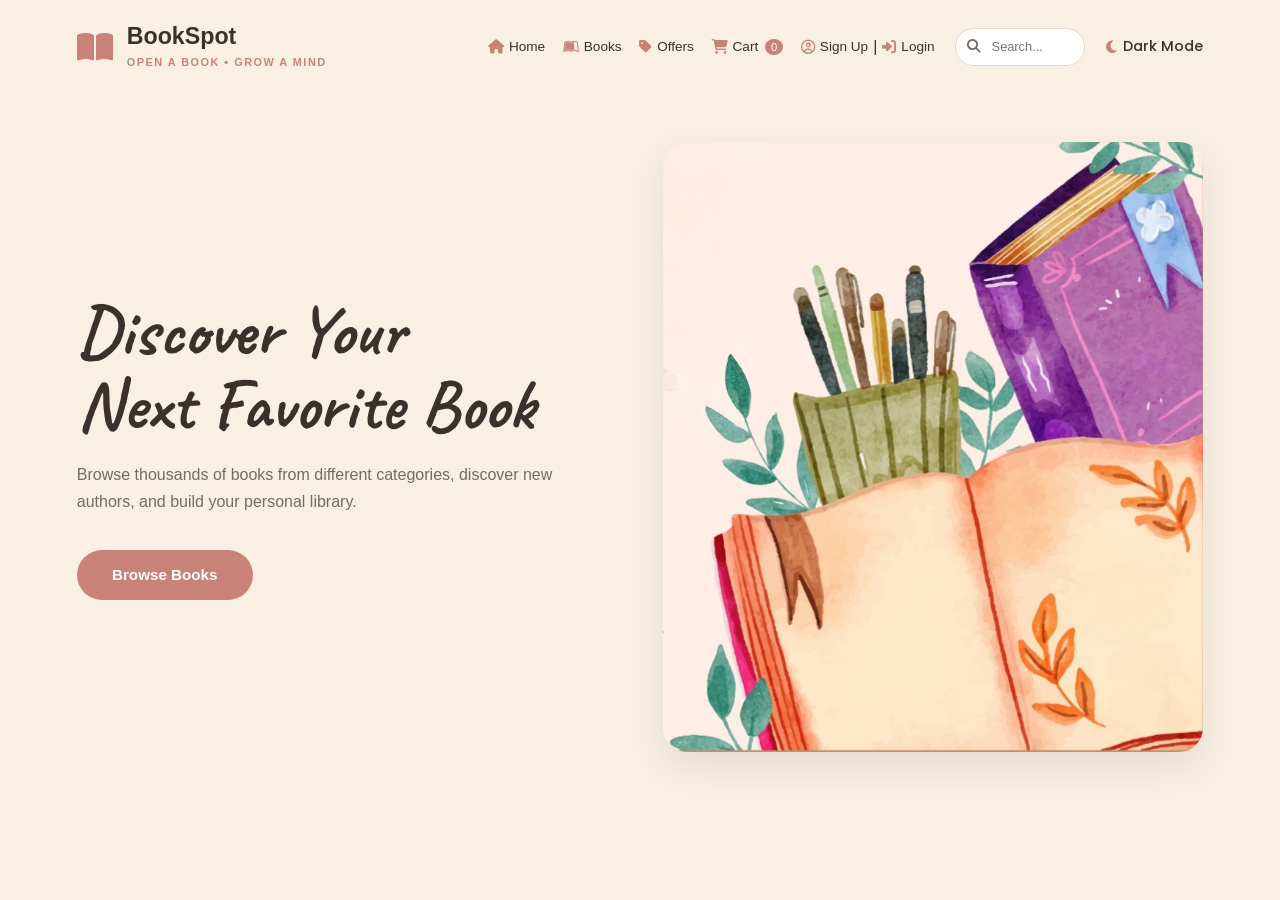
<file: index.html>
<!DOCTYPE html>
<html lang="en">
<head>
    <meta charset="UTF-8">
    <meta name="viewport" content="width=device-width, initial-scale=1.0">
    <title>BookSpot</title>

    <link rel="preconnect" href="https://fonts.googleapis.com">
    <link rel="preconnect" href="https://fonts.gstatic.com" crossorigin>
    <link href="https://fonts.googleapis.com/css2?family=Caveat:wght@600;700&family=Poppins:wght@300;400;500;600;700&display=swap" rel="stylesheet">

    <link rel="stylesheet" href="https://cdnjs.cloudflare.com/ajax/libs/font-awesome/6.7.2/css/all.min.css">
    <link rel="stylesheet" href="css/home.css">
    <link rel="stylesheet" href="css/style.css">
</head>
<body>

    <header class="site-header">
        <a href="index.html" class="logo-container">
            <i class="fa-solid fa-book-open logo-icon"></i>
            <div class="logo-text">
                <h1>BookSpot</h1>
                <p class="tagline">OPEN A BOOK • GROW A MIND</p>
            </div>
        </a>

        <nav class="nav-links">
            <ul>
                <li><i class="fa-solid fa-house"></i><a href="index.html">Home</a></li>
                <li><i class="fa-brands fa-leanpub"></i><a href="books.html">Books</a></li>
                <li><i class="fa-solid fa-tag"></i><a href="books.html?filter=Offers">Offers</a></li>
                <li><i class="fa-solid fa-cart-shopping"></i><a href="cart.html">Cart <span id="cartCount" class="cart-badge">0</span></a></li>
                <li id="auth-area"><i class="fa-regular fa-circle-user"></i><a href="sign-up.html">Sign Up</a> | <i class="fa-solid fa-right-to-bracket"></i><a href="login.html">Login</a></li>
            </ul>
            <div class="search-box">
                <i class="fa-solid fa-magnifying-glass"></i>
                <input type="text" id="searchInput" placeholder="Search...">
            </div>
           <button id="theme-toggle" class="theme-toggle" type="button">
             <i class="fa-solid fa-moon"></i>
             <span>Dark Mode</span>
           </button>
        </nav>
    </header>

    <main class="hero-section">
        <div class="hero-content">
            <h2>Discover Your<br>Next Favorite Book</h2>
            <p class="hero-description">
                Browse thousands of books from different categories, discover new authors, and build your personal library.
            </p>
            <a href="books.html" class="browse-btn">Browse Books</a>
        </div>

        <div class="hero-image-container">
            <img src="assets/images/book.jpeg" alt="Book">
        </div>
    </main>

    <script src="js/theme.js"></script>
    <script src="js/home.js"></script>
    <script src="js/auth.js"></script>
</body>
</html>
</file>
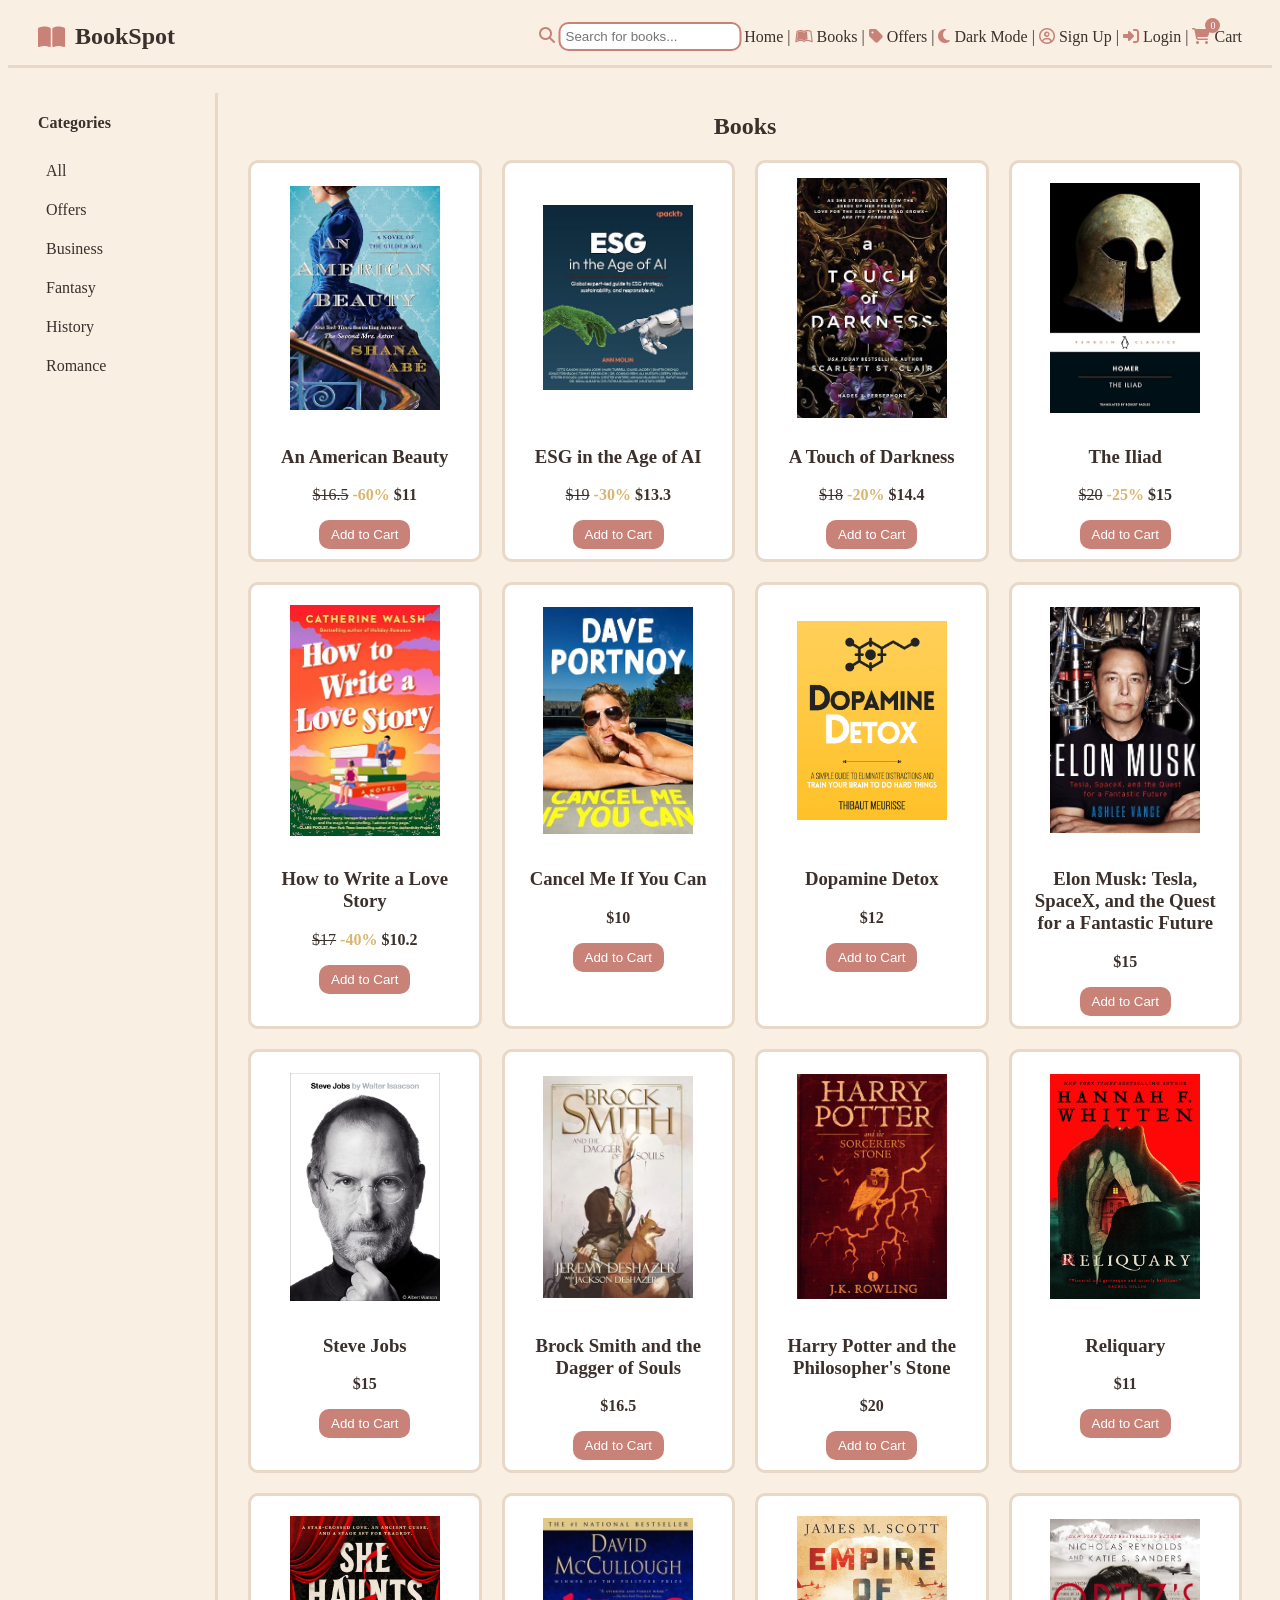
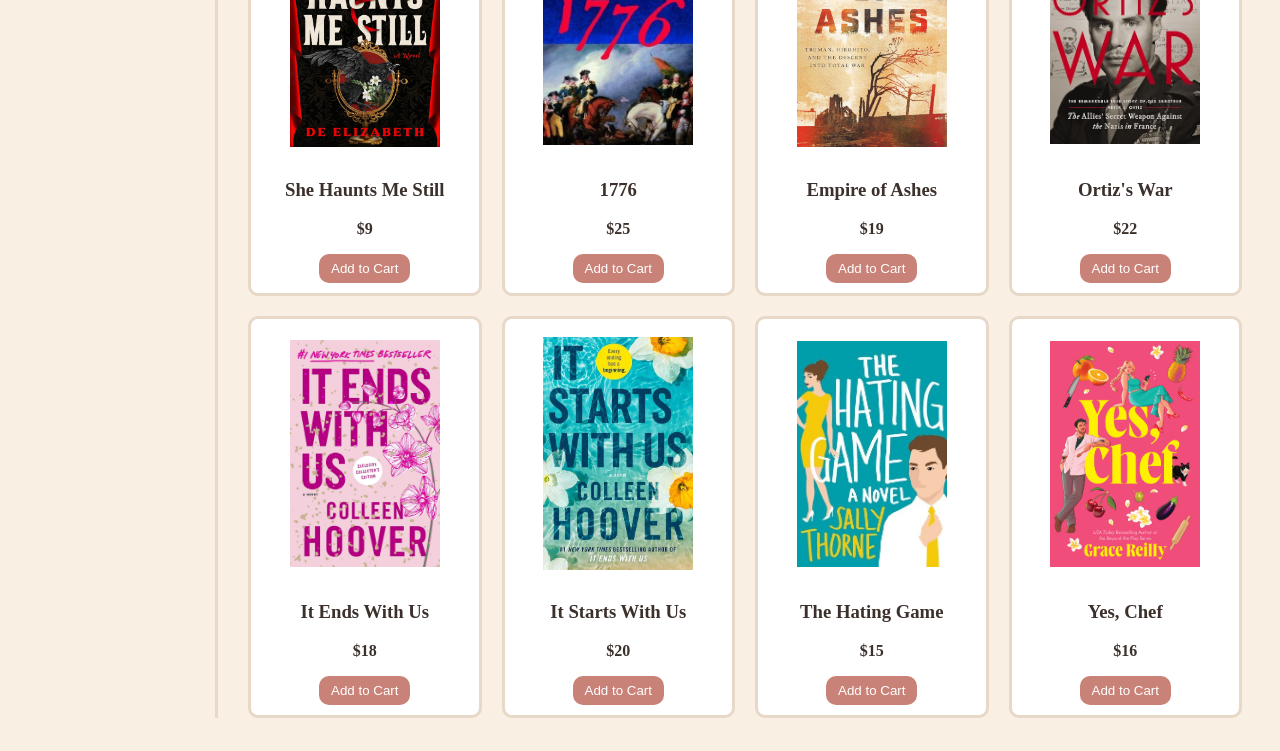
<file: books.html>
<!DOCTYPE html>
<html lang="en">
<head>
    <meta charset="UTF-8">
    <meta name="viewport" content="width=device-width, initial-scale=1.0">
    <title>BookSpot</title>

    <link rel="stylesheet" href="https://cdnjs.cloudflare.com/ajax/libs/font-awesome/6.7.2/css/all.min.css">
    <style>
        :root {
            --background-color: #F9EFE3;
            --text-color: #3B302B;
            --primary-color: #C98278;
            --cards: #FFFFFF;
            --offers: #D9B66F;
            --success: #82927D;
            --borders: #E7D8C8;
            --secondary-text: #766A63;
        }

        
        [data-theme = "dark"]{
            --background-color: #1E1917;
            --text-color: #F9EFE3;
            --primary-color: #C98278;
            --cards: #2A2421;
            --offers: #D9B66F;
            --success: #82927D;
            --borders: #453A35;
            --secondary-text: #B9AAA1;
        }



    #header {
        position: relative;
        display: flex;
        align-items: center;
        padding: 15px 30px;
       border-bottom: 3px solid var(--borders);
    }
    #logo {
        display: flex;
        align-items: center;
        gap: 10px;
        font-size: 24px;
        margin: 0px;
    }
    #logo h4 {
        margin: 0px;
    }
    #search-bar {
        position: absolute;
        left: 50%;
        transform: translateX(-50%);
    }
    #Search {
        padding: 5px;
        border-radius: 10px;
        border: 2px solid var(--primary-color);
        background-color: var(--cards);
        color: var(--text-color);
    }

    #Basics {
        margin-left: auto;
    }

    #Basics p {
        margin: 0px;
    }
    #theme-toggle{
        background-color: transparent;
        border: none;
        padding: 0px;
        margin: 0px;
        cursor: pointer;
        color: var(--text-color);
        font: inherit;
        appearance: none;   
    }
    #theme-toggle span {
        pointer-events: none;
    }  
    #cart-icon{
        position: relative;
        display: inline-block;
    }
    #cart-count{
        position: absolute;
        top: -10px;
        right: -10px;
        background-color: var(--primary-color);
        color: white;
        border-radius: 50%;
        font-size: 10px;
        min-width: 15px;
        height: 15px;
        line-height: 15px;
        text-align: center;
    }


    </style>
    


    <style>
   #categories {
    border-right: 3px solid var(--borders);
}

#categories p {
    padding: 8px;
    margin: 5px 0;
    cursor: pointer;
    width: fit-content;
}

#categories p:hover {
    background-color: var(--primary-color);
    color: var(--cards);
    border-radius: 10px;
}

#main {
    display: grid;
    grid-template-columns: 180px 1fr;
    gap: 30px;
    direction: ltr;
    padding: 25px 30px;
}

#books {
    min-width: 0;
}

#books h2 {
    text-align: center;
    margin-bottom: 20px;
}

#book-list {
    display: grid;
    grid-template-columns: repeat(4, minmax(0, 1fr));
    gap: 20px;
}

.book {
    border: 3px solid var(--borders);
    background-color: var(--cards);
    padding: 10px;
    text-align: center;
    border-radius: 10px;
}

.book img {
    width: 100%;
    max-width: 150px;
    height: 250px;
    object-fit: contain;
}

.button {
    background-color: var(--primary-color);
    color: var(--cards);
    border: none;
    padding: 7px 12px;
    cursor: pointer;
    border-radius: 10px;
}

/* Tablet */
@media (max-width: 1000px) {
    #book-list {
        grid-template-columns: repeat(3, minmax(0, 1fr));
    }
}

/* Small tablet */
@media (max-width: 750px) {
    #header {
        flex-wrap: wrap;
        gap: 15px;
        padding: 15px 20px;
    }

    #search-bar {
        position: static;
        transform: none;
        order: 3;
        width: 100%;
        text-align: center;
    }

    #Search {
        width: min(100%, 350px);
    }

    #Basics {
        margin-left: auto;
    }

    #main {
        grid-template-columns: 1fr;
        padding: 20px;
    }

    #categories {
        border-right: none;
        border-bottom: 3px solid var(--borders);
        padding-bottom: 10px;
        display: flex;
        flex-wrap: wrap;
        align-items: center;
        gap: 5px;
    }

    #categories h4 {
        width: 100%;
    }

    #categories p {
        margin: 0;
    }

    #book-list {
        grid-template-columns: repeat(2, minmax(0, 1fr));
    }
}

/* Phone */
@media (max-width: 500px) {
    #header {
        padding: 12px 15px;
    }

    #logo {
        font-size: 20px;
    }

    #Basics p {
        display: flex;
        flex-wrap: wrap;
        justify-content: center;
        gap: 8px;
        line-height: 1.8;
    }

    #main {
        padding: 15px;
    }

    #book-list {
        grid-template-columns: 1fr;
        gap: 15px;
    }

    .book {
        width: 100%;
    }

    .book img {
        max-width: 140px;
        height: 220px;
    }
}
    </style>
</head>

<body  style="background-color: var(--background-color); color: var(--text-color);">
    <div id = "header">

    <a id="logo" href="index.html" style="text-decoration: none; color: var(--text-color);">
        <i class="fa-solid fa-book-open" style="color: #C98278;"></i>
        <h4>BookSpot</h4>
    </a>

    <div id="search-bar">
        <i class="fa-solid fa-magnifying-glass" style="color: #C98278;"></i>
        <input id="Search" type="text" placeholder="Search for books...">
    </div>

    <div id="Basics">
        <p>
            <i class="fa-solid fa-house" style="color: #C98278"></i>
            <a href="index.html" style="text-decoration: none; color: var(--text-color);">Home</a> |

            <i class="fa-brands fa-leanpub" style="color: #C98278"></i>
            <a href="books.html" style="text-decoration: none; color: var(--text-color);">Books</a> |

            <i class="fa-solid fa-tag" style="color: #C98278"></i>
            <a href="javascript:void(0)" onclick="filterBooks('Offers')" style="text-decoration: none; color: var(--text-color);">Offers</a> |

            <button id = "theme-toggle">
                <i class="fa-solid fa-moon" style="color: #c98278;"></i>
                <span>Dark Mode</span>
            </button> |

            <span id="auth-area">
                <i class="fa-regular fa-circle-user" style="color: #c98278;"></i>
                <a href="sign-up.html" style="text-decoration: none; color: var(--text-color);">Sign Up</a> |
                <i class="fa-solid fa-right-to-bracket" style="color: #c98278;"></i>
                <a href="login.html" style="text-decoration: none; color: var(--text-color);">Login</a> |
            </span>

            <span id="cart-icon">
                <i class="fa-solid fa-cart-shopping" style="color: #C98278;"></i>
                <span id="cart-count">0</span>
            </span>
            <a href="cart.html" style="text-decoration: none; color: var(--text-color);">Cart</a>

        </p>
    </div>

</div>

        
<div id="main">
    <div id="categories">
        <h4>Categories</h4>
        <p onclick="filterBooks('All Books')">All</p>
        <p onclick="filterBooks('Offers')">Offers</p>
        <p onclick="filterBooks('Business')">Business</p>
        <p onclick="filterBooks('Fantasy')">Fantasy</p>
        <p onclick="filterBooks('History')">History</p>
        <p onclick="filterBooks('Romance')">Romance</p>
    </div>

    <div id="books">
        <h2>Books</h2>

        <div id="book-list">


        </div>

    </div>
</div>

<script>
    const books = [];


    const searchInput = document.getElementById("Search");
    searchInput.addEventListener("input", function() {
        const searchTerm = searchInput.value.toLowerCase();
        const filteredBooks = books.filter(function(book) {
            return book.name.toLowerCase().includes(searchTerm);
        });
        displayBooks(filteredBooks);
    });

    function addBook(name, category1, category2, category3 , image, price, oldPrice = null, discount = null) {
        books.push({
            name: name,
            category1: category1,
            category2: category2,
            category3: category3,
            image: image,
            price: price,
            oldPrice: oldPrice,
            discount: discount
        });
    }

    addBook(
        "An American Beauty",
        "All Books",
        "Romance",
        "Offers",
        "assets/images/An American Beauty R offer.jpg",
        11,
        16.50,
        60
    );

    addBook(
        "ESG in the Age of AI",
        "All Books",
        "Business",
        "Offers",
        "assets/images/ESG in the Age of AI B offer.jpg",
        13.30,
        19,
        30
    );

    addBook(
        "A Touch of Darkness",
        "All Books",
        "Fantasy",
        "Offers",
        "assets/images/A Touch of Darkness F offer.jpg",
        14.40,
        18,
        20
    );

    addBook(
        "The Iliad",
        "All Books",
        "History",
        "Offers",
        "assets/images/The Iliad H offer.jpg",
        15,
        20,
        25
    );

    addBook(
        "How to Write a Love Story",
        "All Books",
        "Romance",
        "Offers",
        "assets/images/How to Write a Love Story R offer.jpg",
        10.20,
        17,
        40
);
    
    addBook(
        "Cancel Me If You Can",
        "All Books",
        "Business",
        null,
        "assets/images/Cancel Me If You Can B.jpg",
        10,
    );

    addBook(
        "Dopamine Detox",
        "All Books",
        "Business",
        null,
        "assets/images/Dopamine Detox B.jpg",
        12,
    );

    addBook(
        "Elon Musk: Tesla, SpaceX, and the Quest for a Fantastic Future",
        "All Books",
        "Business",
        null,
        "assets/images/Elon Musk B.jpg",
        15,
    );

    addBook(
        "Steve Jobs",
        "All Books",
        "Business",
        null,
        "assets/images/Steve Jobs B.jpg",
        15,
    );  

    addBook(
        "Brock Smith and the Dagger of Souls",
        "All Books",
        "Fantasy",
        null,
        "assets/images/Brock Smith and the Dagger of Souls F.jpg",   
        16.5,
    );

    addBook(
        "Harry Potter and the Philosopher's Stone", 
        "All Books",
        "Fantasy",
        null,
        "assets/images/Harry Potter and the Philosopher's Stone F.jpg",
        20,
    );

    addBook(
        "Reliquary",
        "All Books",
        "Fantasy", 
        null,
        "assets/images/Reliquary F.jpg",
        11,
    );

    addBook(
        "She Haunts Me Still",
        "All Books",
        "Fantasy",
        null,
        "assets/images/She Haunts Me Still F.jpg",
        9,
    );

    addBook(
        "1776",
        "All Books",
        "History", 
        null,
        "assets/images/1776 H.jpg",
        25,
    );

    addBook(
        "Empire of Ashes",
        "All Books",
        "History",
        null,
        "assets/images/Empire of Ashes H.jpg",
        19,
    );

    addBook(
        "Ortiz's War",
        "All Books",
        "History",
        null,
        "assets/images/Ortizs War H.jpg",
        22,
    );

    addBook(
        "It Ends With Us",
        "All Books",
        "Romance",
        null,
        "assets/images/It Ends with Us R.jpg",
        18,
    );  

    addBook(
        "It Starts With Us",
        "All Books",
        "Romance",  
        null,
        "assets/images/It Starts with Us R.jpg",
        20,
    );

    addBook(
        "The Hating Game",
        "All Books",
        "Romance",
        null,
        "assets/images/The Hating Game R.jpg",
        15, 
    );  

    addBook(
        "Yes, Chef",
        "All Books",
        "Romance",
        null,
        "assets/images/Yes, Chef R.jpg",
        16,
    );


    function displayBooks(bookArray) {
        const bookList = document.getElementById("book-list");

        bookList.innerHTML = "";

        bookArray.forEach(function(book) {
            let priceHTML = "";

            if (book.discount !== null) {
                priceHTML = `
                <del>$${book.oldPrice}</del>
                <strong style="color: #D9B66F;">-${book.discount}%</strong>
                <strong>$${book.price}</strong>
                `;
            

            } else {
                priceHTML = `<strong>$${book.price}</strong>`;
            }

            bookList.innerHTML += `
                <div class="book" >
                    <img src="${book.image}" alt="${book.name}">
                    <h3>${book.name}</h3>
                    <p>${priceHTML}</p>
                    <button onclick="addToCart(${books.indexOf(book)})" class="button">Add to Cart</button>
                </div>
            `;
        });


    }
    displayBooks(books);

    const urlParams = new URLSearchParams(window.location.search);
    const filterParam = urlParams.get("filter");
    if (filterParam) {
        filterBooks(filterParam);
    }

    const cart = JSON.parse(localStorage.getItem("cart")) || [];
    document.getElementById("cart-count").textContent = cart.reduce((total, item) => total + (item.quantity || 1), 0);

    function addToCart(index){

        const cart = JSON.parse(localStorage.getItem("cart")) || [];
        const book = books[index];
        const existingBook = cart.find(function(item) {
            return item.id === index;
        });

        if (existingBook) {
            existingBook.quantity += 1;
        } else {
            cart.push({
                id: index,
                name: book.name,
                price: book.price,
                image: book.image,
                quantity: 1
            });
        }

        localStorage.setItem("cart", JSON.stringify(cart));
        document.getElementById("cart-count").textContent = cart.reduce((total, item) => total + (item.quantity || 1), 0);

    }




    function filterBooks(category) {
        const filteredBooks = books.filter(function(book) {
            return book.category1 === category || 
                   book.category2 === category || 
                   book.category3 === category;
        });
        displayBooks(filteredBooks);

    }

    const savedTheme = localStorage.getItem("theme") || "light";
    document.documentElement.setAttribute("data-theme", savedTheme);

    const themeButton = document.getElementById("theme-toggle");

    if (themeButton) {
        updateThemeButton(savedTheme);

        themeButton.addEventListener("click", () => {
            const currentTheme = document.documentElement.getAttribute("data-theme");
            const newTheme = currentTheme === "dark" ? "light" : "dark";

            document.documentElement.setAttribute("data-theme", newTheme);
            localStorage.setItem("theme", newTheme);
            updateThemeButton(newTheme);
        });
    }

    function updateThemeButton(theme) {
        if (themeButton) {
            themeButton.innerHTML = theme === "dark"
                ? '<i class="fa-solid fa-sun" style="color: #c98278;"></i> <span>Light Mode</span>'
                : '<i class="fa-solid fa-moon" style="color: #c98278;"></i> <span>Dark Mode</span>';
        }
    }


    
    
</script>

<script src="js/auth.js"></script>
</body>
</html>
</file>
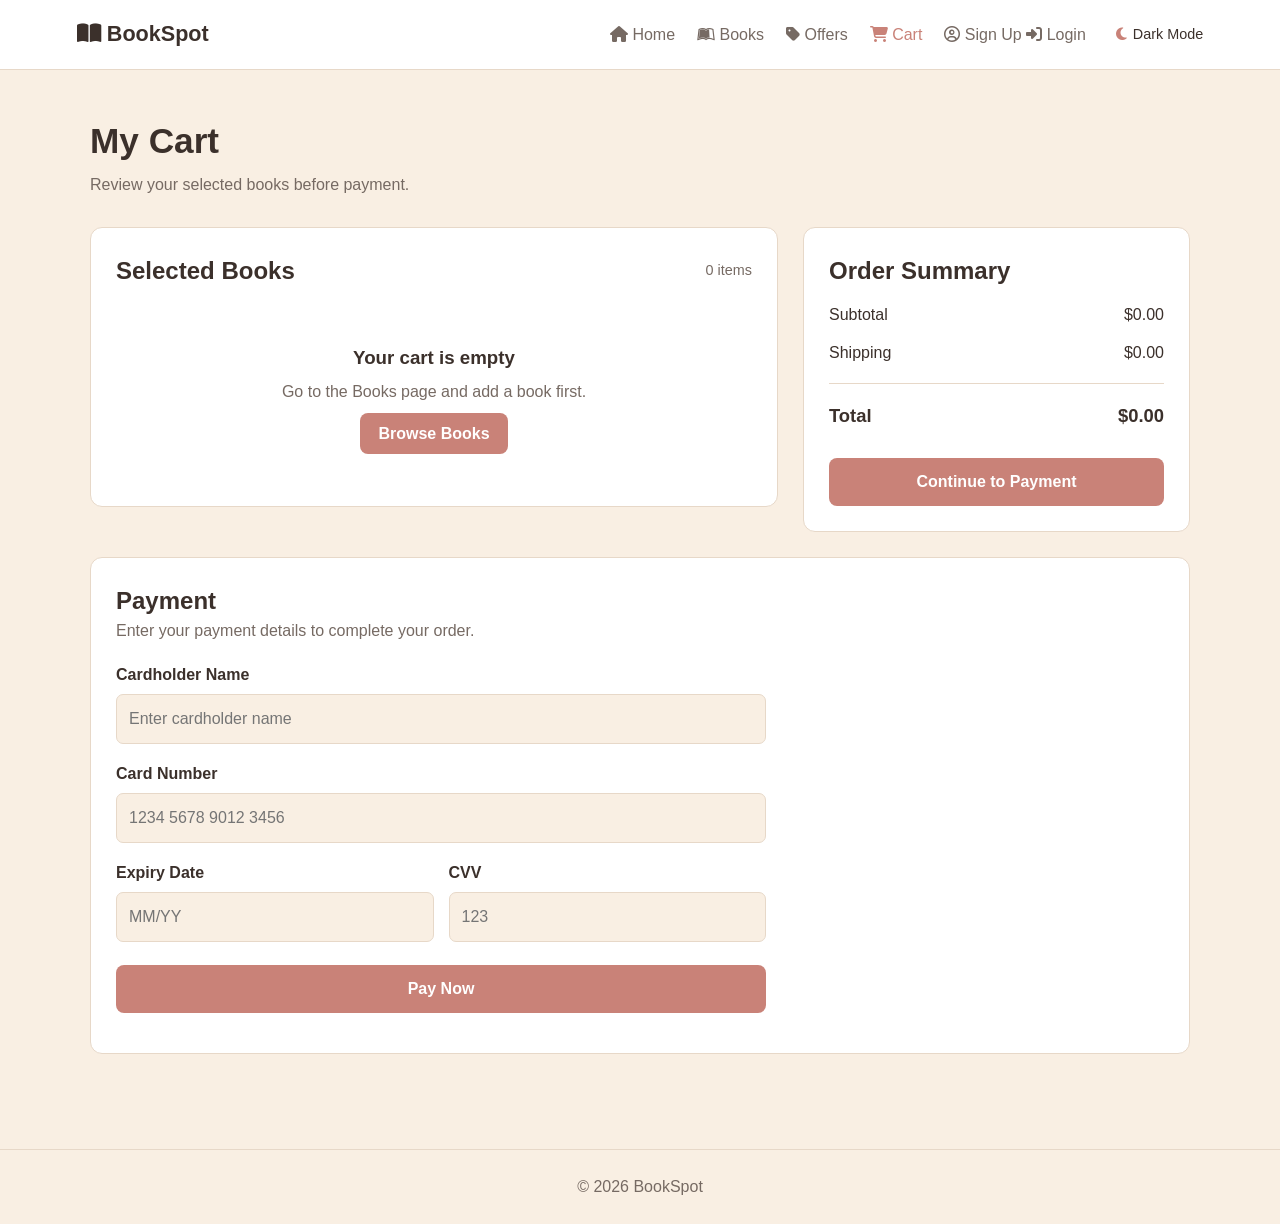
<file: cart.html>
<!DOCTYPE html>
<html lang="en">
<head>
    <meta charset="UTF-8">
    <meta name="viewport" content="width=device-width, initial-scale=1.0">
    <title>BookSpot  - Cart & Payment</title>
    <link rel="stylesheet" href="css/style.css">
    <link rel="stylesheet" href="css/cart.css">
    <link rel="stylesheet" href="https://cdnjs.cloudflare.com/ajax/libs/font-awesome/6.7.2/css/all.min.css">
</head>
<body>
    <header class="navbar">
        <a href="index.html" class="logo"><i class="fa-solid fa-book-open"></i> BookSpot</a>
        <nav>
            <a href="index.html"><i class="fa-solid fa-house"></i> Home</a>
            <a href="books.html"><i class="fa-brands fa-leanpub"></i> Books</a>
            <a href="books.html?filter=Offers"><i class="fa-solid fa-tag"></i> Offers</a>
            <a href="cart.html" class="active"><i class="fa-solid fa-cart-shopping"></i> Cart</a>
            <span id="auth-area">
                <a href="sign-up.html"><i class="fa-regular fa-circle-user"></i> Sign Up</a>
                <a href="login.html"><i class="fa-solid fa-right-to-bracket"></i> Login</a>
            </span>
        </nav>
        <button id="theme-toggle" class="theme-toggle" type="button">
          <i class="fa-solid fa-moon" style="color: #c98278;"></i>
          <span>Dark Mode</span>
        </button>
    </header>

    <main class="cart-page">
        <section class="page-heading">
            <h1>My Cart</h1>
            <p>Review your selected books before payment.</p>
        </section>

        <div class="cart-layout">
            <section class="cart-section">
                <div class="section-title-row">
                    <h2>Selected Books</h2>
                    <span id="cart-count">0 items</span>
                </div>

                <div id="cart-items" class="cart-items"></div>

                <div id="empty-cart" class="empty-cart hidden">
                    <h3>Your cart is empty</h3>
                    <p>Go to the Books page and add a book first.</p>
                    <a href="books.html" class="btn primary-btn">Browse Books</a>
                </div>
            </section>

            <aside class="order-summary">
                <h2>Order Summary</h2>
                <div class="summary-row"><span>Subtotal</span><span id="subtotal">$0.00</span></div>
                <div class="summary-row"><span>Shipping</span><span id="shipping">$5.00</span></div>
                <div class="summary-divider"></div>
                <div class="summary-row total-row"><span>Total</span><span id="total">$5.00</span></div>
                <button id="checkout-btn" class="btn primary-btn checkout-btn" type="button">
                    Continue to Payment
                </button>
            </aside>
        </div>

        <section id="payment-section" class="payment-section">
            <div class="section-title-row">
                <div>
                    <h2>Payment</h2>
                    <p>Enter your payment details to complete your order.</p>
                </div>
            </div>

            <form id="payment-form" class="payment-form">
                <div class="form-group">
                    <label for="card-name">Cardholder Name</label>
                    <input type="text" id="card-name" placeholder="Enter cardholder name" required>
                </div>

                <div class="form-group">
                    <label for="card-number">Card Number</label>
                    <input type="text" id="card-number" placeholder="1234 5678 9012 3456" maxlength="19" required>
                </div>

                <div class="form-row">
                    <div class="form-group">
                        <label for="expiry">Expiry Date</label>
                        <input type="text" id="expiry" placeholder="MM/YY" maxlength="5" required>
                    </div>
                    <div class="form-group">
                        <label for="cvv">CVV</label>
                        <input type="password" id="cvv" placeholder="123" maxlength="3" required>
                    </div>
                </div>

                <button class="btn primary-btn pay-btn" type="submit">Pay Now</button>
                <p id="payment-message" class="payment-message"></p>
            </form>
        </section>
    </main>

    <footer class="footer"><p>© 2026 BookSpot</p></footer>

    <script src="js/theme.js"></script>
    <script src="js/cart.js"></script>
    <script src="js/auth.js"></script>
</body>
</html>
</file>
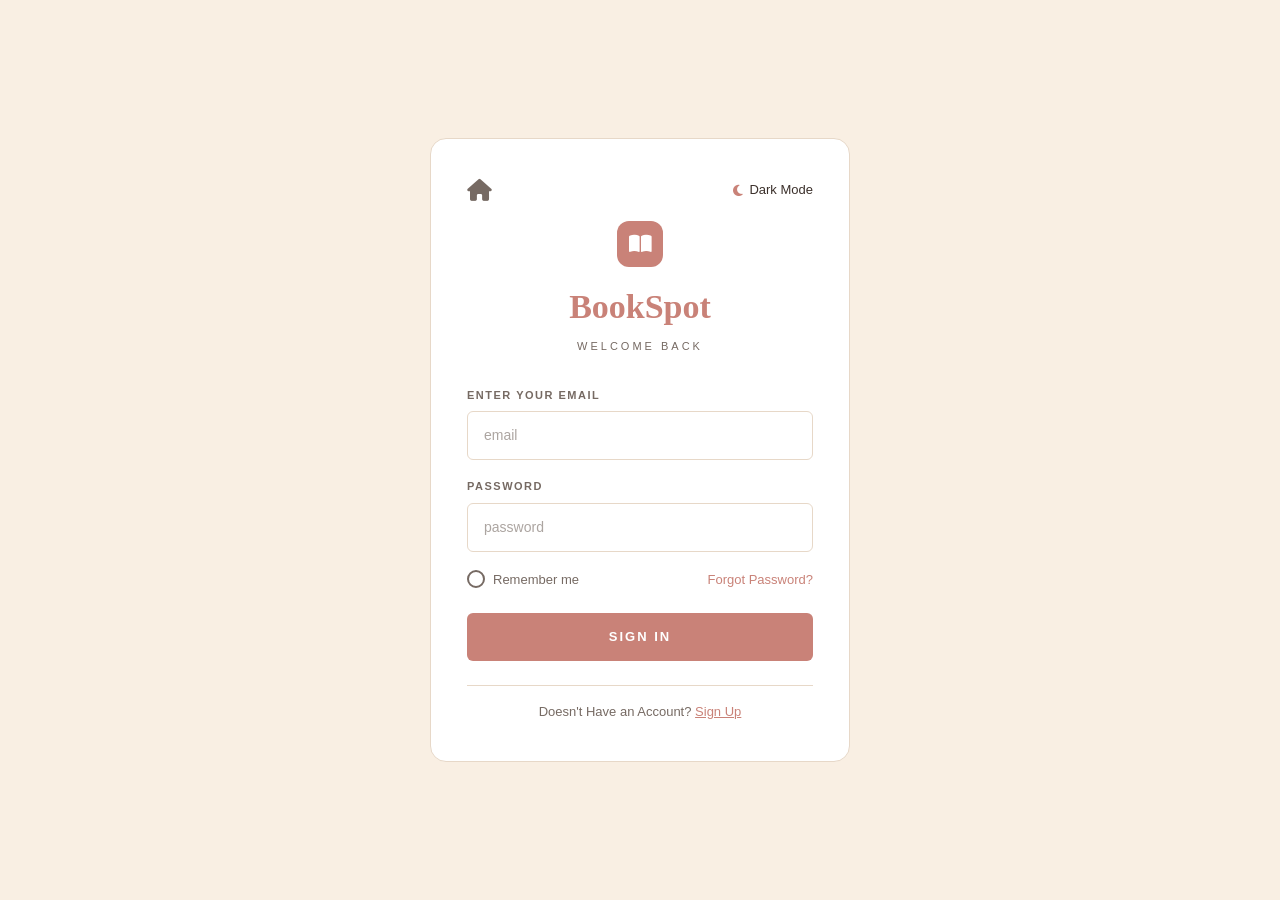
<file: login.html>
<!DOCTYPE html>
<html lang="en">
<head>
    <meta charset="UTF-8">
    <meta name="viewport" content="width=device-width, initial-scale=1.0">
    <link rel="stylesheet" href="css/style.css" />
    <link rel="stylesheet" href="css/loginbookstore.css" />
    <link rel="stylesheet" href="https://cdnjs.cloudflare.com/ajax/libs/font-awesome/6.7.2/css/all.min.css">
    
    
    <title>BookSpot | Login</title>
</head>
<body>


<!-- Main card -->
<div class="card">

<div class="card-top">
    <a href="index.html" class="back-link"><i class="fa-solid fa-house"></i></a>
    <button id="theme-toggle" type="button">
        <i class="fa-solid fa-moon" style="color: #c98278;"></i>
        <span>Dark Mode</span>
    </button>
</div>

    <!-- Title -->
    <div class="title">
        <div class="brand-logo"><i class="fa-solid fa-book-open"></i></div>
        <h1>BookSpot</h1>
        <p class="subtitle">Welcome Back</p>
    </div>

    <!-- Login form -->

    <form id="login-form">
    <div class="field">
        <label for="email">Enter your email</label>
        <div class="input">
        <input
            type="email"
            id="email"
            name="email"
            placeholder="email"
            autocomplete="email"
        />
        </div>
        <span class="error-msg" id="email-error">Please enter your email.</span>
    </div>

    <div class="field">
        <label for="password">Password</label>
        <div class="input">
        <input
            name="password"
            type="password"
            id="password"
            placeholder="password"
        />
        </div>
        <span class="error-msg" id="password-error">Please enter your password.</span>
    </div>

    <div class="extras">

        <label class="remember">
        <input type="checkbox" name="remember" />
        <span class="checkmark"></span>
        Remember me
        </label>
        <a href="#" class="forgot-password">Forgot Password?</a>
    </div>


    <button type="submit" class="signin-btn">Sign In</button>

    </form>


    <div class="separator"></div>

    <p class="bottom-text">
    Doesn't Have an Account? <a href="sign-up.html">Sign Up</a>
    </p>

</div>



   
    <script src="js/login.js"></script>
</body>
</html>
</file>
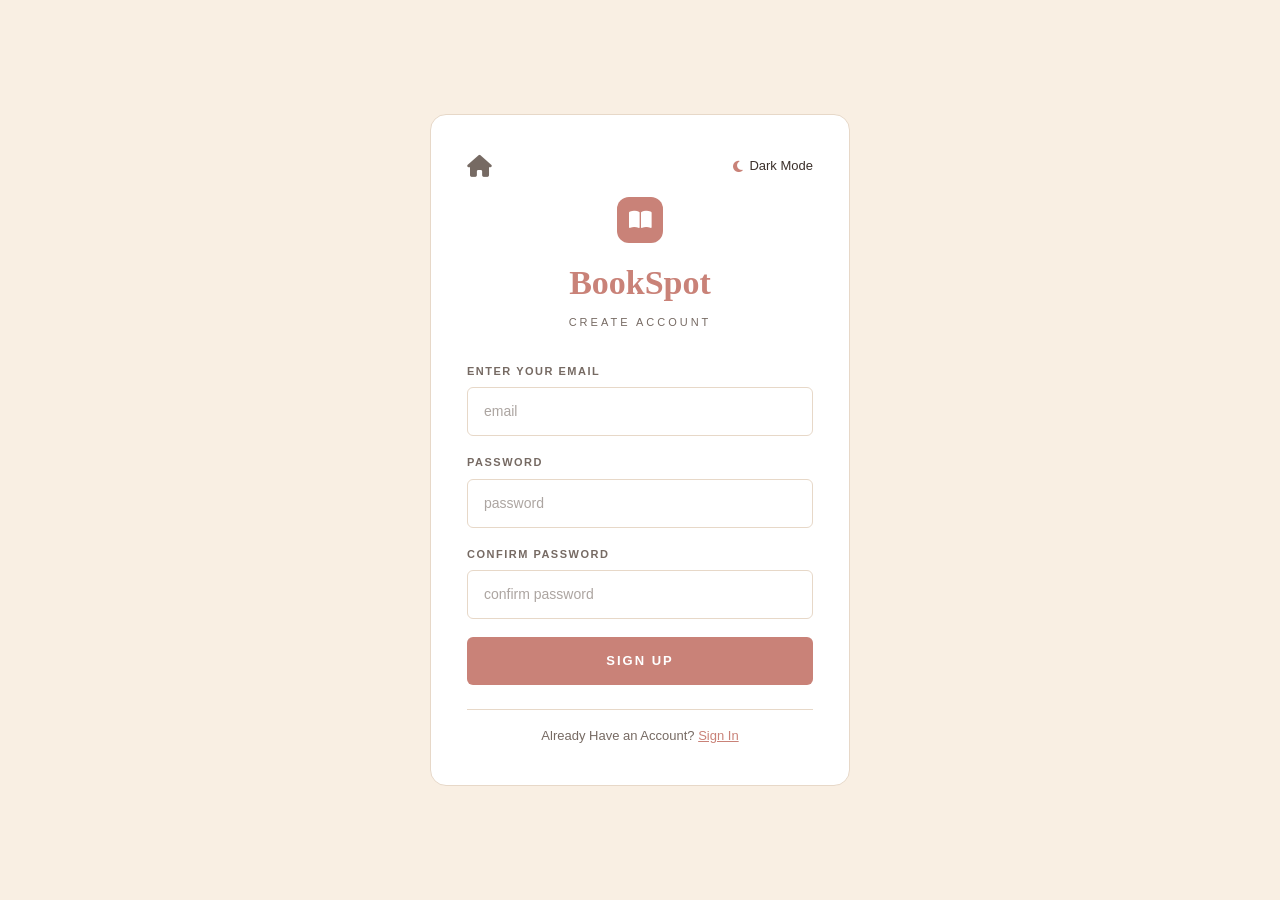
<file: sign-up.html>
<!DOCTYPE html>
<html lang="en">
<head>
    <meta charset="UTF-8">
    <meta name="viewport" content="width=device-width, initial-scale=1.0">
    <link rel="stylesheet" href="css/style.css" />
    <link rel="stylesheet" href="css/loginbookstore.css" />
    <link rel="stylesheet" href="https://cdnjs.cloudflare.com/ajax/libs/font-awesome/6.7.2/css/all.min.css">

    <title>BookSpot | Sign Up</title>
</head>
<body>


<!-- Main card -->
<div class="card">

<div class="card-top">
    <a href="index.html" class="back-link"><i class="fa-solid fa-house"></i></a>
    <button id="theme-toggle" type="button">
        <i class="fa-solid fa-moon" style="color: #c98278;"></i>
        <span>Dark Mode</span>
    </button>
</div>

    <!-- Title -->
    <div class="title">
        <div class="brand-logo"><i class="fa-solid fa-book-open"></i></div>
        <h1>BookSpot</h1>
        <p class="subtitle">Create Account</p>
    </div>

    <!-- Sign up form -->

    <form id="signup-form">
    <div class="field">
        <label for="email">Enter your email</label>
        <div class="input">
        <input
            type="email"
            id="email"
            name="email"
            placeholder="email"
            autocomplete="email"
        />
        </div>
        <span class="error-msg" id="email-error">Please enter your email.</span>
    </div>

    <div class="field">
        <label for="password">Password</label>
        <div class="input">
        <input
            name="password"
            type="password"
            id="password"
            placeholder="password"
            autocomplete="new-password"
        />
        </div>
        <span class="error-msg" id="password-error">Please enter your password.</span>
    </div>

    <div class="field">
        <label for="confirm-password">Confirm password</label>
        <div class="input">
        <input
            name="confirm-password"
            type="password"
            id="confirm-password"
            placeholder="confirm password"
            autocomplete="new-password"
        />
        </div>
        <span class="error-msg" id="confirm-password-error">Please confirm your password.</span>
    </div>

    <button type="submit" class="signin-btn">Sign Up</button>

    </form>


    <div class="separator"></div>

    <p class="bottom-text">
    Already Have an Account? <a href="login.html">Sign In</a>
    </p>

</div>



    <script src="js/signup.js"></script>
</body>
</html>
</file>
<file: css/home.css>
:root {
    --home-bg: #F9EFE3;
    --home-text: #3B302B;
    --home-muted: #766A63;
    --home-primary: #C98278;
    --home-accent: #D9B66F;
    --home-white: #FFFFFF;
}

[data-theme="dark"] {
    --home-bg: #1E1917;
    --home-text: #F9EFE3;
    --home-muted: #B9AAA1;
    --home-primary: #C98278;
    --home-accent: #D9B66F;
    --home-white: #2A2421;
}

* { margin: 0; padding: 0; box-sizing: border-box; }

body {
    background-color: var(--home-bg);
    color: var(--home-text);
    font-family: 'Poppins', sans-serif;
    line-height: 1.6;
}

.site-header {
    display: flex;
    justify-content: space-between;
    align-items: center;
    padding: 1.5rem 6%;
    max-width: 1350px;
    margin: 0 auto;
    gap: 20px;
}

.logo-container { display: flex; align-items: center; gap: 14px; text-decoration: none; cursor: pointer; }
.logo-icon { color: var(--home-primary); font-size: 2rem; }
.logo-text { display: flex; flex-direction: column; justify-content: center; }
.logo-container h1 { font-size: 1.45rem; font-weight: 700; color: var(--home-text); line-height: 1.1; }
.logo-container .tagline { font-size: 0.68rem; font-weight: 700; color: var(--home-primary); letter-spacing: 1.5px; margin-top: 4px; }

.nav-links { display: flex; align-items: center; gap: 1.3rem; }
.nav-links ul { display: flex; list-style: none; gap: 1.1rem; align-items: center; }
.nav-links li { display: flex; align-items: center; gap: 5px; }
.nav-links li > i { color: var(--home-primary); font-size: 0.9rem; }
.nav-links a { text-decoration: none; color: var(--home-text); font-weight: 500; font-size: 0.85rem; }
.nav-links a:hover { color: var(--home-primary); }
.cart-badge { background-color: var(--home-primary); color: white; font-size: 0.7rem; padding: 2px 6px; border-radius: 50%; margin-left: 3px; }

.search-box { position: relative; }
.search-box i { position: absolute; left: 12px; top: 50%; transform: translateY(-50%); color: var(--home-muted); font-size: 0.85rem; }
.search-box input { width: 130px; padding: 0.55rem 1rem 0.55rem 2.2rem; background: var(--home-white); border: 1px solid #E7D8C8; border-radius: 20px; outline: none; font-family: inherit; font-size: 0.8rem; color: var(--home-text); }

.theme-toggle {
    background-color: transparent;
    border: none;
    padding: 0;
    margin: 0;
    cursor: pointer;
    color: var(--home-text);
    font: inherit;
    display: flex;
    align-items: center;
    gap: 6px;
}

.theme-toggle i {
    color: var(--home-primary);
}

.theme-toggle span {
    pointer-events: none;
}
.hero-section { display: flex; justify-content: space-between; align-items: center; max-width: 1350px; margin: 0 auto; padding: 3rem 6% 4rem; min-height: 75vh; gap: 2rem; }
.hero-content { flex: 1; max-width: 520px; }
.hero-content h2 { font-family: 'Caveat', cursive; font-size: 4.4rem; line-height: 1.05; color: var(--home-text); margin-bottom: 1.2rem; font-weight: 700; }
.hero-description { font-size: 1rem; color: var(--home-muted); margin-bottom: 2.2rem; line-height: 1.7; }
.browse-btn { display: inline-block; background-color: var(--home-primary); color: var(--home-white); text-decoration: none; padding: 0.85rem 2.2rem; border-radius: 25px; font-weight: 600; font-size: 0.95rem; transition: 0.3s; }
.browse-btn:hover { background-color: var(--home-text); transform: translateY(-2px); }
.hero-image-container { flex: 1.3; display: flex; justify-content: flex-end; }
.hero-image-container img { max-width: 100%; width: 540px; height: auto; border-radius: 24px; object-fit: cover; box-shadow: 0 14px 35px rgba(84, 61, 55, 0.1); transition: transform 0.3s ease; }
.hero-image-container img:hover { transform: scale(1.02); }

@media (max-width: 950px) {
    .site-header { flex-direction: column; }
    .nav-links { flex-wrap: wrap; justify-content: center; }
    .hero-section { flex-direction: column; text-align: center; }
    .hero-image-container { justify-content: center; }
}
</file>
<file: css/style.css>
:root {
    --bg-color: #F9EFE3;
    --text-color: #3B302B;
    --primary-color: #C98278;
    --card-color: #FFFFFF;
    --secondary-color: #D9B66F;
    --success-color: #82927D;
    --border-color: #E7D8C8;
    --muted-text: #766A63;
}

[data-theme="dark"] {
    --bg-color: #1E1917;
    --text-color: #F9EFE3;
    --primary-color: #C98278;
    --card-color: #2A2421;
    --secondary-color: #D9B66F;
    --success-color: #82927D;
    --border-color: #453A35;
    --muted-text: #B9AAA1;
}

* { box-sizing: border-box; margin: 0; padding: 0; }

body {
    min-height: 100vh;
    background: var(--bg-color);
    color: var(--text-color);
    font-family: Arial, sans-serif;
    line-height: 1.5;
}

button, input { font: inherit; }
a { color: inherit; text-decoration: none; }

.navbar {
    min-height: 70px;
    padding: 0 6%;
    display: flex;
    align-items: center;
    gap: 30px;
    border-bottom: 1px solid var(--border-color);
    background: var(--card-color);
}

.logo { margin-right: auto; font-size: 1.35rem; font-weight: 700; }

.navbar nav { display: flex; gap: 22px; }
.navbar nav a { color: var(--muted-text); }
.navbar nav a:hover, .navbar nav a.active { color: var(--primary-color); }

.theme-toggle {
    background: transparent !important;
    border: none !important;
    border-radius: 0 !important;
    width: auto !important;
    height: auto !important;
    padding: 0 !important;
    margin: 0 !important;
    cursor: pointer;
    color: var(--text-color);
    font-family: 'Poppins', sans-serif;
    font-size: 0.9rem;
    font-weight: 500;
    display: flex;
    align-items: center;
    gap: 6px;
}

.theme-toggle i {
    color: #C98278;
}

.theme-toggle span {
    display: inline;
}

.btn {
    border: none;
    border-radius: 8px;
    padding: 12px 18px;
    cursor: pointer;
    font-weight: 600;
}

.primary-btn { background: var(--primary-color); color: #FFFFFF; }
.primary-btn:hover { opacity: 0.9; }

.footer {
    margin-top: 50px;
    padding: 25px;
    text-align: center;
    color: var(--muted-text);
    border-top: 1px solid var(--border-color);
}


/* Login / Logout navigation */
.logout-btn {
    background: none;
    border: none;
    color: var(--text-color);
    font: inherit;
    cursor: pointer;
    padding: 0;
}

.logout-btn:hover {
    color: #C98278;
}
</file>
<file: css/cart.css>
.cart-page {
    width: min(1100px, 90%);
    margin: 0 auto;
    padding: 45px 0;
}

.page-heading { margin-bottom: 30px; }
.page-heading h1 { font-size: 2.2rem; margin-bottom: 5px; }
.page-heading p, .payment-section p { color: var(--muted-text); }

.cart-layout {
    display: grid;
    grid-template-columns: 1.6fr 0.9fr;
    gap: 25px;
    align-items: start;
}

.cart-section, .order-summary, .payment-section {
    background: var(--card-color);
    border: 1px solid var(--border-color);
    border-radius: 12px;
    padding: 25px;
}

.section-title-row {
    display: flex;
    justify-content: space-between;
    align-items: center;
    gap: 15px;
    margin-bottom: 20px;
}

.section-title-row span { color: var(--muted-text); font-size: 0.9rem; }

.cart-items { display: flex; flex-direction: column; gap: 15px; }

.cart-item {
    display: grid;
    grid-template-columns: 80px 1fr auto;
    gap: 15px;
    align-items: center;
    padding: 15px 0;
    border-bottom: 1px solid var(--border-color);
}

.cart-item:last-child { border-bottom: none; }

.cart-item-image {
    width: 80px;
    height: 105px;
    object-fit: cover;
    border-radius: 6px;
    background: var(--border-color);
}

.cart-item-info h3 { margin-bottom: 4px; }
.cart-item-info p { color: var(--muted-text); font-size: 0.9rem; }
.cart-item-price { margin-top: 7px; font-weight: 700; }

.remove-btn {
    margin-top: 8px;
    border: none;
    background: none;
    color: var(--primary-color);
    cursor: pointer;
    padding: 0;
}

.quantity-controls {
    display: flex;
    align-items: center;
    justify-content: flex-end;
    gap: 8px;
    margin-bottom: 5px;
}

.quantity-btn {
    width: 30px;
    height: 30px;
    border: 1px solid var(--border-color);
    background: var(--bg-color);
    color: var(--text-color);
    border-radius: 5px;
    cursor: pointer;
}

.summary-row {
    display: flex;
    justify-content: space-between;
    gap: 15px;
    margin: 14px 0;
}

.summary-divider { border-top: 1px solid var(--border-color); margin: 18px 0; }
.total-row { font-size: 1.15rem; font-weight: 700; }
.checkout-btn { width: 100%; margin-top: 15px; }

.payment-section { margin-top: 25px; }
.payment-form { max-width: 650px; }

.form-group { margin-bottom: 18px; }
.form-group label { display: block; margin-bottom: 7px; font-weight: 600; }

.form-group input {
    width: 100%;
    padding: 12px;
    border: 1px solid var(--border-color);
    border-radius: 7px;
    background: var(--bg-color);
    color: var(--text-color);
    outline: none;
}

.form-group input:focus { border-color: var(--primary-color); }

.form-row {
    display: grid;
    grid-template-columns: 1fr 1fr;
    gap: 15px;
}

.pay-btn { width: 100%; margin-top: 5px; }
.payment-message { margin-top: 15px; font-weight: 600; }

.empty-cart { text-align: center; padding: 35px 15px; }
.empty-cart p { color: var(--muted-text); margin: 8px 0 18px; }
.hidden { display: none; }

@media (max-width: 750px) {
    .navbar { flex-wrap: wrap; padding: 15px 5%; }
    .navbar nav { order: 3; width: 100%; justify-content: center; gap: 15px; }
    .cart-layout { grid-template-columns: 1fr; }
    .cart-item { grid-template-columns: 65px 1fr; }
    .cart-item-image { width: 65px; height: 90px; }
    .cart-item-actions { grid-column: 2; }
    .form-row { grid-template-columns: 1fr; gap: 0; }
}
</file>
<file: css/loginbookstore.css>
:root {
    /* Light mode (default) */
    --background-color: #F9EFE3;
    --text-color: #3B302B;
    --secondary-text: #766A63;
    --primary-color: #C98278;
    --cards: #FFFFFF;
    --offers: #D9B66F;
    --success: #82927D;
    --borders: #E7D8C8;
    --error-color: #B3423A;

    --font-heading: 'Noto Serif', serif;
    --font-body: 'Inter', sans-serif;
}

/* Dark mode — theme.js sets data-theme="dark" on <html> */
[data-theme="dark"] {
    --background-color: #1E1917;
    --text-color: #F9EFE3;
    --primary-color: #C98278;
    --cards: #2A2421;
    --offers: #D9B66F;
    --success: #82927D;
    --borders: #453A35;
    --secondary-text: #B9AAA1;
    --error-color: #E08078;
}

* {
    box-sizing: border-box;
    scroll-behavior: smooth;
}

/* Layout */
body {
    font-family: var(--font-body);
    color: var(--text-color);
    background-color: var(--background-color);
    margin: 0;
    padding: 0;
    min-height: 100vh;
    display: flex;
    flex-direction: column;
    justify-content: center;
    align-items: center;
    transition: background-color 0.2s, color 0.2s;
}

/* Card */
.card {
    background-color: var(--cards);
    border-radius: 16px;
    border: 1px solid var(--borders);
    padding: 40px 36px;
    width: 100%;
    max-width: 420px;
    transition: background-color 0.2s, border-color 0.2s;
}

/* Top row inside the card: home icon on one side, theme toggle on the other */
.card-top {
    display: flex;
    align-items: center;
    justify-content: space-between;
    margin-bottom: 20px;
}

.back-link {
    font-size: 22px;
    color: var(--secondary-text);
    text-decoration: none;
    transition: color 0.2s;
    display: inline-flex;
}

.back-link:hover {
    color: var(--primary-color);
}

/* Theme toggle button (from your snippet) */
#theme-toggle {
    background-color: transparent;
    border: none;
    padding: 0px;
    margin: 0px;
    cursor: pointer;
    color: var(--text-color);
    font: inherit;
    appearance: none;
    display: inline-flex;
    align-items: center;
    gap: 6px;
    font-size: 13px;
}

#theme-toggle span {
    pointer-events: none;
}

/* Title */
.title {
    text-align: center;
    margin-bottom: 32px;
}

.brand-logo {
    width: 46px;
    height: 46px;
    margin: 0 auto 14px;
    border-radius: 12px;
    background-color: var(--primary-color);
    display: flex;
    align-items: center;
    justify-content: center;
    color: #fff;
    font-size: 20px;
}

.title h1 {
    font-family: var(--font-heading);
    font-size: 34px;
    color: var(--primary-color);
}

.title .subtitle {
    font-size: 11px;
    letter-spacing: 3px;
    color: var(--secondary-text);
    margin-top: 6px;
    text-transform: uppercase;
}

/* Fields */
.field {
    margin-bottom: 18px;
}

.field label {
    display: block;
    font-size: 11px;
    font-weight: 600;
    letter-spacing: 1.5px;
    text-transform: uppercase;
    color: var(--secondary-text);
    margin-bottom: 8px;
}

.field input {
    width: 100%;
    padding: 13px 16px;
    background-color: var(--cards);
    color: var(--text-color);
    border: 1px solid var(--borders);
    border-radius: 6px;
    font-size: 14px;
    font-family: var(--font-body);
    outline: none;
    transition: border-color 0.2s, box-shadow 0.2s;
}

.field input.invalid {
    border-color: var(--error-color);
}

.field input:focus {
    border-color: var(--primary-color);
    box-shadow: 0 0 0 3px #C9827833;
}

.field input::placeholder {
    color: var(--secondary-text);
    opacity: 0.6;
}

/* Extras row */
.extras {
    display: flex;
    align-items: center;
    justify-content: space-between;
    margin-bottom: 24px;
}

.remember {
    display: flex;
    align-items: center;
    gap: 8px;
    font-size: 13px;
    color: var(--secondary-text);
    cursor: pointer;
}

/* Hide the real checkbox */
.remember input {
    display: none;
}

/* Circle */
.checkmark {
    width: 18px;
    height: 18px;
    border: 2px solid var(--secondary-text);
    border-radius: 50%;
    display: flex;
    align-items: center;
    justify-content: center;
    transition: all 0.15s ease;
    box-sizing: border-box;
}

/* Checkmark */
.checkmark::after {
    content: "";
    width: 4px;
    height: 8px;
    border: solid white;
    border-width: 0 2px 2px 0;
    transform: rotate(45deg) scale(0);
    transition: transform 0.15s ease;
}

/* Checked circle */
.remember input:checked + .checkmark {
    background-color: var(--primary-color);
    border-color: var(--primary-color);
}

/* Show checkmark */
.remember input:checked + .checkmark::after {
    transform: rotate(45deg) scale(1);
}

.forgot-password {
    font-size: 13px;
    color: var(--primary-color);
    text-decoration: none;
}
.forgot-password:hover { text-decoration: underline; }

/* Sign in / Sign up button */
.signin-btn {
    width: 100%;
    padding: 14px;
    background-color: var(--primary-color);
    color: #fff;
    border: none;
    border-radius: 6px;
    font-size: 13px;
    font-weight: 700;
    letter-spacing: 2px;
    text-transform: uppercase;
    font-family: var(--font-body);
    cursor: pointer;
    transition: filter 0.2s, transform 0.1s;
}
.signin-btn:hover  { filter: brightness(0.92); }
.signin-btn:active { transform: scale(0.98); }
.signin-btn:disabled {
    background-color: var(--secondary-text);
    cursor: not-allowed;
}

/* Separator */
.separator {
    height: 1px;
    background-color: var(--borders);
    margin: 24px 0 16px;
}

/* Bottom text */
.bottom-text {
    text-align: center;
    font-size: 13px;
    color: var(--secondary-text);
}

.bottom-text a {
    color: var(--primary-color);
    text-decoration: underline;
}

/* Tagline below card (for auth pages that use one) */
.tagline {
    margin-top: 18px;
    font-family: var(--font-heading);
    font-style: italic;
    font-size: 12px;
    color: var(--secondary-text);
    opacity: 0.8;
    letter-spacing: 1px;
}

.error-msg {
    display: none;
    color: var(--error-color);
    font-size: 11px;
    margin-top: 5px;
}
</file>
